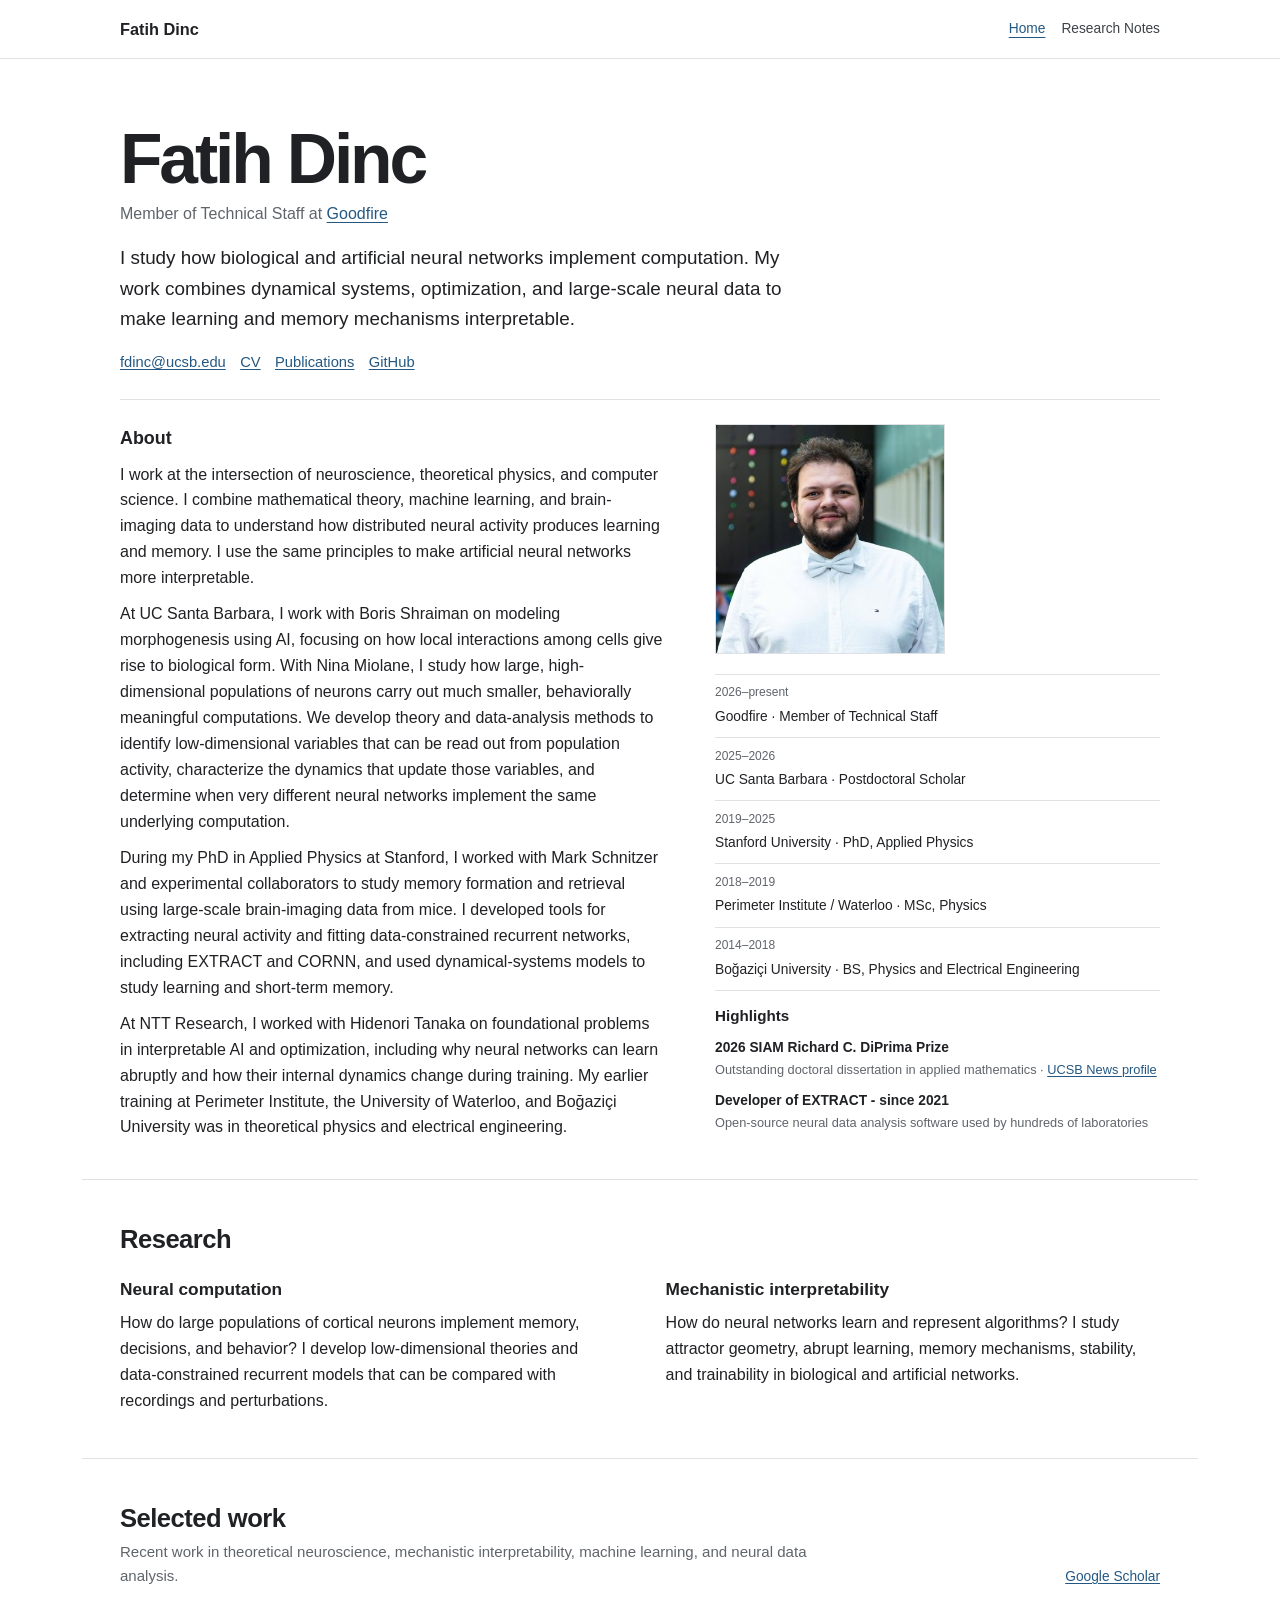
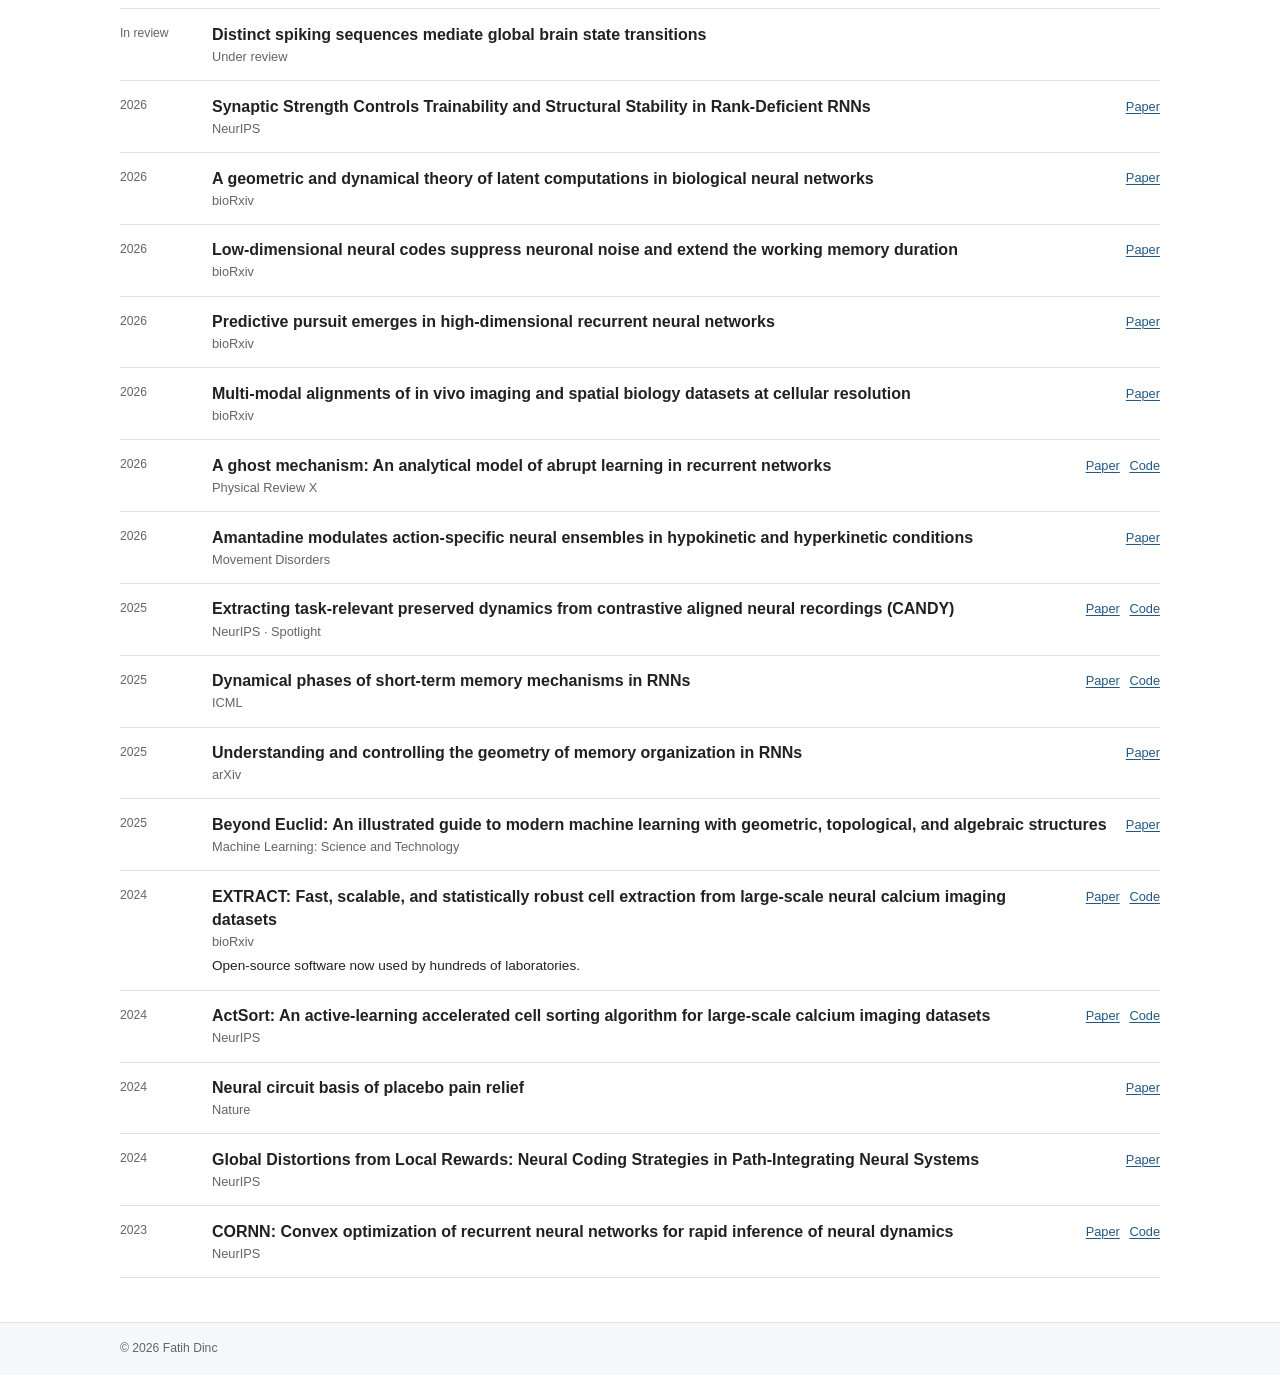
<file: index.html>
<!doctype html>
<html lang="en">
  <head>
    <meta charset="utf-8">
    <meta name="viewport" content="width=device-width, initial-scale=1">
    <meta name="theme-color" content="#ffffff">
    <meta name="description" content="Fatih Dinc is a theoretical neuroscientist studying computation and interpretability in biological and artificial neural networks.">
    <meta name="author" content="Fatih Dinc">
    <link rel="icon" type="image/png" href="assets/favicon.png">
    <link rel="canonical" href="https://fatihdinc.github.io/">
    <meta property="og:type" content="website">
    <meta property="og:title" content="Fatih Dinc | Theoretical neuroscience">
    <meta property="og:description" content="Computation and interpretability in biological and artificial neural networks.">
    <meta property="og:url" content="https://fatihdinc.github.io/">
    <meta property="og:image" content="https://fatihdinc.github.io/assets/og.png">
    <meta property="og:image:width" content="1200">
    <meta property="og:image:height" content="630">
    <meta property="og:image:alt" content="Fatih Dinc, theoretical neuroscience and mechanistic interpretability">
    <meta name="twitter:card" content="summary_large_image">
    <meta name="twitter:title" content="Fatih Dinc | Theoretical neuroscience">
    <meta name="twitter:description" content="Computation and interpretability in biological and artificial neural networks.">
    <meta name="twitter:image" content="https://fatihdinc.github.io/assets/og.png">
    <title>Fatih Dinc | Theoretical neuroscience</title>
    <link rel="stylesheet" href="styles.css?v=8">
    <script type="application/ld+json">
      {
        "@context": "https://schema.org",
        "@type": "Person",
        "name": "Fatih Dinc",
        "jobTitle": "Member of Technical Staff",
        "affiliation": [
          {"@type": "Organization", "name": "Goodfire", "url": "https://www.goodfire.com/"}
        ],
        "url": "https://fatihdinc.github.io/",
        "email": "mailto:fdinc@ucsb.edu",
        "sameAs": [
          "https://scholar.google.com.tr/citations?user=jFHyg0oAAAAJ&hl=en",
          "https://github.com/fatihdinc"
        ]
      }
    </script>
  </head>
  <body>
    <a class="skip-link" href="#main">Skip to main content</a>

    <header class="site-header" data-header>
      <div class="header-inner">
        <a class="site-name" href="index.html">Fatih Dinc</a>
        <button class="menu-toggle" type="button" aria-expanded="false" aria-controls="site-nav" data-menu-toggle>
          <span class="sr-only">Toggle navigation</span>
          <span></span><span></span><span></span>
        </button>
        <nav class="site-nav" id="site-nav" aria-label="Primary" data-menu>
          <a href="index.html" aria-current="page">Home</a>
          <a href="blog/index.html">Research Notes</a>
        </nav>
      </div>
    </header>

    <main id="main">
      <section class="intro page-width" aria-labelledby="intro-title">
        <div class="intro-main">
          <h1 id="intro-title">Fatih Dinc</h1>
          <p class="position">Member of Technical Staff at <a href="https://www.goodfire.com/">Goodfire</a></p>
          <p class="intro-text">I study how biological and artificial neural networks implement computation. My work combines dynamical systems, optimization, and large-scale neural data to make learning and memory mechanisms interpretable.</p>
          <div class="primary-links" id="contact" aria-label="Contact and profile links">
            <a href="mailto:fdinc@ucsb.edu">fdinc@ucsb.edu</a>
            <a href="Fatih_CV_Main.pdf">CV</a>
            <a href="https://scholar.google.com.tr/citations?user=jFHyg0oAAAAJ&hl=en">Publications</a>
            <a href="https://github.com/fatihdinc">GitHub</a>
          </div>
        </div>

        <div class="intro-details" id="about">
          <div class="intro-about">
            <h2>About</h2>
            <p>I work at the intersection of neuroscience, theoretical physics, and computer science. I combine mathematical theory, machine learning, and brain-imaging data to understand how distributed neural activity produces learning and memory. I use the same principles to make artificial neural networks more interpretable.</p>
            <p>At UC Santa Barbara, I work with Boris Shraiman on modeling morphogenesis using AI, focusing on how local interactions among cells give rise to biological form. With Nina Miolane, I study how large, high-dimensional populations of neurons carry out much smaller, behaviorally meaningful computations. We develop theory and data-analysis methods to identify low-dimensional variables that can be read out from population activity, characterize the dynamics that update those variables, and determine when very different neural networks implement the same underlying computation.</p>
            <p>During my PhD in Applied Physics at Stanford, I worked with Mark Schnitzer and experimental collaborators to study memory formation and retrieval using large-scale brain-imaging data from mice. I developed tools for extracting neural activity and fitting data-constrained recurrent networks, including EXTRACT and CORNN, and used dynamical-systems models to study learning and short-term memory.</p>
            <p>At NTT Research, I worked with Hidenori Tanaka on foundational problems in interpretable AI and optimization, including why neural networks can learn abruptly and how their internal dynamics change during training. My earlier training at Perimeter Institute, the University of Waterloo, and Boğaziçi University was in theoretical physics and electrical engineering.</p>
          </div>

          <div class="about-sidebar">
            <div class="intro-aside">
              <img class="portrait" src="assets/images/fatih-dinc.jpg" width="400" height="400" alt="Portrait of Fatih Dinc">
            </div>

            <dl class="education-list" aria-label="Education and appointments">
              <div><dt>2026–present</dt><dd>Goodfire · Member of Technical Staff</dd></div>
              <div><dt>2025–2026</dt><dd>UC Santa Barbara · Postdoctoral Scholar</dd></div>
              <div><dt>2019–2025</dt><dd>Stanford University · PhD, Applied Physics</dd></div>
              <div><dt>2018–2019</dt><dd>Perimeter Institute / Waterloo · MSc, Physics</dd></div>
              <div><dt>2014–2018</dt><dd>Boğaziçi University · BS, Physics and Electrical Engineering</dd></div>
            </dl>

            <section class="highlights" aria-labelledby="highlights-title">
              <h2 id="highlights-title">Highlights</h2>
              <ul>
                <li><strong>2026 SIAM Richard C. DiPrima Prize</strong><span>Outstanding doctoral dissertation in applied mathematics · <a href="https://news.ucsb.edu/2026/022632/new-mathematical-frameworks-reveal-how-stable-thoughts-emerge-chaotic-brain-activity">UCSB News profile</a></span></li>
                <li><strong>Developer of EXTRACT - since 2021</strong><span>Open-source neural data analysis software used by hundreds of laboratories</span></li>
              </ul>
            </section>
          </div>
        </div>
      </section>

      <section class="section page-width" id="research" aria-labelledby="research-title">
        <h2 id="research-title">Research</h2>
        <div class="research-columns">
          <article>
            <h3>Neural computation</h3>
            <p>How do large populations of cortical neurons implement memory, decisions, and behavior? I develop low-dimensional theories and data-constrained recurrent models that can be compared with recordings and perturbations.</p>
          </article>
          <article>
            <h3>Mechanistic interpretability</h3>
            <p>How do neural networks learn and represent algorithms? I study attractor geometry, abrupt learning, memory mechanisms, stability, and trainability in biological and artificial networks.</p>
          </article>
        </div>
      </section>

      <section class="section page-width" id="selected-work" aria-labelledby="selected-title">
        <div class="section-heading-row">
          <div>
            <h2 id="selected-title">Selected work</h2>
            <p>Recent work in theoretical neuroscience, mechanistic interpretability, machine learning, and neural data analysis.</p>
          </div>
          <a href="https://scholar.google.com.tr/citations?user=jFHyg0oAAAAJ&hl=en">Google Scholar</a>
        </div>

        <div class="publication-list">
          <article class="publication-item">
            <p class="publication-year">In review</p>
            <div class="publication-copy">
              <h3>Distinct spiking sequences mediate global brain state transitions</h3>
              <p>Under review</p>
            </div>
          </article>

          <article class="publication-item">
            <p class="publication-year">2026</p>
            <div class="publication-copy">
              <h3>Synaptic Strength Controls Trainability and Structural Stability in Rank-Deficient RNNs</h3>
              <p>NeurIPS</p>
            </div>
            <p class="publication-links"><a href="https://openreview.net/forum?id=bz6Q9nPl9F">Paper</a></p>
          </article>

          <article class="publication-item">
            <p class="publication-year">2026</p>
            <div class="publication-copy">
              <h3>A geometric and dynamical theory of latent computations in biological neural networks</h3>
              <p>bioRxiv</p>
            </div>
            <p class="publication-links"><a href="https://www.biorxiv.org/content/10.64898/2026.07.10.737763">Paper</a></p>
          </article>

          <article class="publication-item">
            <p class="publication-year">2026</p>
            <div class="publication-copy">
              <h3>Low-dimensional neural codes suppress neuronal noise and extend the working memory duration</h3>
              <p>bioRxiv</p>
            </div>
            <p class="publication-links"><a href="https://www.biorxiv.org/content/10.64898/2026.06.08.731010v1.abstract">Paper</a></p>
          </article>

          <article class="publication-item">
            <p class="publication-year">2026</p>
            <div class="publication-copy">
              <h3>Predictive pursuit emerges in high-dimensional recurrent neural networks</h3>
              <p>bioRxiv</p>
            </div>
            <p class="publication-links"><a href="https://www.biorxiv.org/content/10.64898/2026.04.23.720457v1.abstract">Paper</a></p>
          </article>

          <article class="publication-item">
            <p class="publication-year">2026</p>
            <div class="publication-copy">
              <h3>Multi-modal alignments of in vivo imaging and spatial biology datasets at cellular resolution</h3>
              <p>bioRxiv</p>
            </div>
            <p class="publication-links"><a href="https://www.biorxiv.org/content/10.64898/2026.04.28.719500v1.abstract">Paper</a></p>
          </article>

          <article class="publication-item">
            <p class="publication-year">2026</p>
            <div class="publication-copy">
              <h3>A ghost mechanism: An analytical model of abrupt learning in recurrent networks</h3>
              <p>Physical Review X</p>
            </div>
            <p class="publication-links"><a href="https://doi.org/10.1103/mjcl-lb4x">Paper</a><a href="https://doi.org/10.5281/zenodo.13686989">Code</a></p>
          </article>

          <article class="publication-item">
            <p class="publication-year">2026</p>
            <div class="publication-copy">
              <h3>Amantadine modulates action-specific neural ensembles in hypokinetic and hyperkinetic conditions</h3>
              <p>Movement Disorders</p>
            </div>
            <p class="publication-links"><a href="https://doi.org/10.1002/mds.70415">Paper</a></p>
          </article>

          <article class="publication-item">
            <p class="publication-year">2025</p>
            <div class="publication-copy">
              <h3>Extracting task-relevant preserved dynamics from contrastive aligned neural recordings (CANDY)</h3>
              <p>NeurIPS · Spotlight</p>
            </div>
            <p class="publication-links"><a href="https://openreview.net/forum?id=uvTea5Rfek">Paper</a><a href="https://github.com/schnitzer-lab/CANDY-public">Code</a></p>
          </article>

          <article class="publication-item">
            <p class="publication-year">2025</p>
            <div class="publication-copy">
              <h3>Dynamical phases of short-term memory mechanisms in RNNs</h3>
              <p>ICML</p>
            </div>
            <p class="publication-links"><a href="https://openreview.net/forum?id=ybBuwgOPOd">Paper</a><a href="https://github.com/fatihdinc/dynamical-phases-stm">Code</a></p>
          </article>

          <article class="publication-item">
            <p class="publication-year">2025</p>
            <div class="publication-copy">
              <h3>Understanding and controlling the geometry of memory organization in RNNs</h3>
              <p>arXiv</p>
            </div>
            <p class="publication-links"><a href="https://arxiv.org/abs/2502.07256">Paper</a></p>
          </article>

          <article class="publication-item">
            <p class="publication-year">2025</p>
            <div class="publication-copy">
              <h3>Beyond Euclid: An illustrated guide to modern machine learning with geometric, topological, and algebraic structures</h3>
              <p>Machine Learning: Science and Technology</p>
            </div>
            <p class="publication-links"><a href="https://iopscience.iop.org/article/10.1088/2632-2153/adf375">Paper</a></p>
          </article>

          <article class="publication-item">
            <p class="publication-year">2024</p>
            <div class="publication-copy">
              <h3>EXTRACT: Fast, scalable, and statistically robust cell extraction from large-scale neural calcium imaging datasets</h3>
              <p>bioRxiv</p>
              <p class="publication-note">Open-source software now used by hundreds of laboratories.</p>
            </div>
            <p class="publication-links"><a href="https://www.biorxiv.org/content/10.1101/2021.03.24.436279v3.abstract">Paper</a><a href="https://github.com/schnitzer-lab/EXTRACT-public">Code</a></p>
          </article>

          <article class="publication-item">
            <p class="publication-year">2024</p>
            <div class="publication-copy">
              <h3>ActSort: An active-learning accelerated cell sorting algorithm for large-scale calcium imaging datasets</h3>
              <p>NeurIPS</p>
            </div>
            <p class="publication-links"><a href="https://openreview.net/forum?id=4czwwExZKQ">Paper</a><a href="https://github.com/schnitzer-lab/ActSort-public">Code</a></p>
          </article>

          <article class="publication-item">
            <p class="publication-year">2024</p>
            <div class="publication-copy">
              <h3>Neural circuit basis of placebo pain relief</h3>
              <p>Nature</p>
            </div>
            <p class="publication-links"><a href="https://doi.org/10.1038/s41586-024-07816-z">Paper</a></p>
          </article>

          <article class="publication-item">
            <p class="publication-year">2024</p>
            <div class="publication-copy">
              <h3>Global Distortions from Local Rewards: Neural Coding Strategies in Path-Integrating Neural Systems</h3>
              <p>NeurIPS</p>
            </div>
            <p class="publication-links"><a href="https://openreview.net/forum?id=938EYYewtq">Paper</a></p>
          </article>

          <article class="publication-item">
            <p class="publication-year">2023</p>
            <div class="publication-copy">
              <h3>CORNN: Convex optimization of recurrent neural networks for rapid inference of neural dynamics</h3>
              <p>NeurIPS</p>
            </div>
            <p class="publication-links"><a href="https://openreview.net/forum?id=GGIA1p9fDT">Paper</a><a href="https://github.com/schnitzer-lab/CORNN-public">Code</a></p>
          </article>
        </div>
      </section>

    </main>

    <footer class="site-footer">
      <div class="page-width">© 2026 Fatih Dinc</div>
    </footer>

    <script src="script.js" defer></script>
  </body>
</html>
</file>
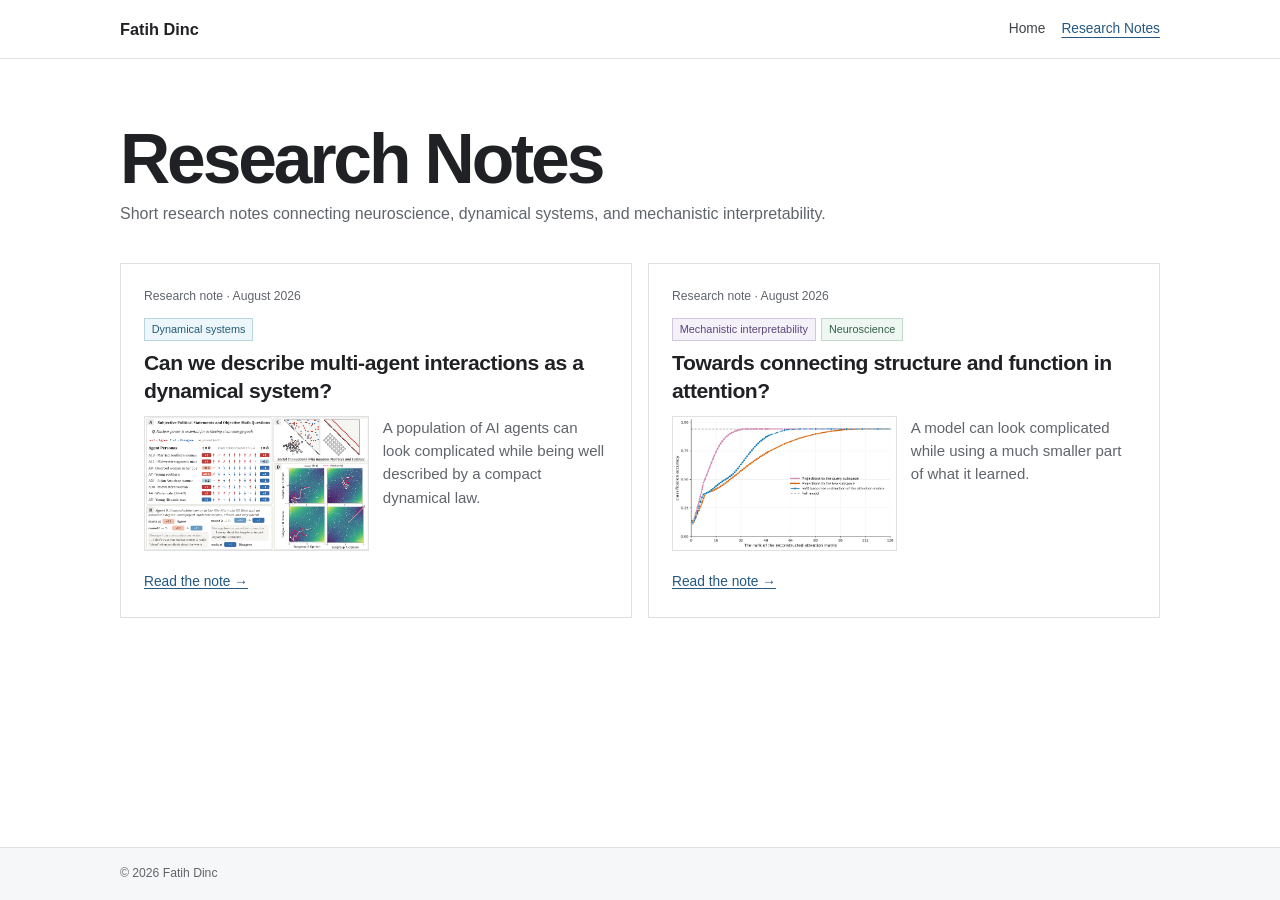
<file: blog/index.html>
<!doctype html>
<html lang="en">
  <head>
    <meta charset="utf-8">
    <meta name="viewport" content="width=device-width, initial-scale=1">
    <meta name="theme-color" content="#ffffff">
    <meta name="description" content="Research notes by Fatih Dinc on neuroscience, dynamical systems, and mechanistic interpretability.">
    <meta name="author" content="Fatih Dinc">
    <link rel="icon" type="image/png" href="../assets/favicon.png">
    <link rel="canonical" href="https://fatihdinc.github.io/blog/">
    <meta property="og:type" content="website">
    <meta property="og:title" content="Research Notes | Fatih Dinc">
    <meta property="og:description" content="Research notes on neuroscience, dynamical systems, and mechanistic interpretability.">
    <meta property="og:url" content="https://fatihdinc.github.io/blog/">
    <meta property="og:image" content="https://fatihdinc.github.io/assets/og.png">
    <meta name="twitter:card" content="summary_large_image">
    <meta name="twitter:title" content="Research Notes | Fatih Dinc">
    <meta name="twitter:description" content="Research notes on neuroscience, dynamical systems, and mechanistic interpretability.">
    <meta name="twitter:image" content="https://fatihdinc.github.io/assets/og.png">
    <title>Research Notes | Fatih Dinc</title>
    <link rel="stylesheet" href="../styles.css?v=13">
  </head>
  <body class="blog-index-page">
    <a class="skip-link" href="#main">Skip to main content</a>

    <header class="site-header" data-header>
      <div class="header-inner">
        <a class="site-name" href="../index.html">Fatih Dinc</a>
        <button class="menu-toggle" type="button" aria-expanded="false" aria-controls="site-nav" data-menu-toggle>
          <span class="sr-only">Toggle navigation</span>
          <span></span><span></span><span></span>
        </button>
        <nav class="site-nav" id="site-nav" aria-label="Primary" data-menu>
          <a href="../index.html">Home</a>
          <a href="index.html" aria-current="page">Research Notes</a>
        </nav>
      </div>
    </header>

    <main id="main">
      <section class="intro page-width" aria-labelledby="research-notes-title">
        <div class="intro-main">
          <h1 id="research-notes-title">Research Notes</h1>
          <p class="position">Short research notes connecting neuroscience, dynamical systems, and mechanistic interpretability.</p>

          <div class="writing-list">
            <article class="writing-item">
              <p class="writing-meta">Research note · August 2026</p>
              <ul class="writing-tags" aria-label="Topics">
                <li class="tag-dynamical">Dynamical systems</li>
              </ul>
              <h3><a href="can-we-describe-multi-agent-interactions-as-a-dynamical-system.html">Can we describe multi-agent interactions as a dynamical system?</a></h3>
              <div class="writing-preview">
                <a class="writing-thumbnail" href="can-we-describe-multi-agent-interactions-as-a-dynamical-system.html">
                  <img src="../assets/blog/physics-of-agents/figure-1.png?v=1" width="1767" height="1050" loading="lazy" decoding="async" alt="Preview of language-model opinion trajectories and communication networks">
                </a>
                <p>A population of AI agents can look complicated while being well described by a compact dynamical law.</p>
              </div>
              <a class="writing-read" href="can-we-describe-multi-agent-interactions-as-a-dynamical-system.html">Read the note <span aria-hidden="true">→</span></a>
            </article>

            <article class="writing-item">
              <p class="writing-meta">Research note · August 2026</p>
              <ul class="writing-tags" aria-label="Topics">
                <li class="tag-interpretability">Mechanistic interpretability</li>
                <li class="tag-neuroscience">Neuroscience</li>
              </ul>
              <h3><a href="connecting-structure-to-function-in-attention.html">Towards connecting structure and function in attention?</a></h3>
              <div class="writing-preview">
                <a class="writing-thumbnail" href="connecting-structure-to-function-in-attention.html">
                  <img src="../assets/blog/attention/functional-rank.png?v=4" width="2573" height="1541" loading="lazy" decoding="async" alt="Preview of accuracy versus attention-matrix rank">
                </a>
                <p>A model can look complicated while using a much smaller part of what it learned.</p>
              </div>
              <a class="writing-read" href="connecting-structure-to-function-in-attention.html">Read the note <span aria-hidden="true">→</span></a>
            </article>
          </div>
        </div>
      </section>
    </main>

    <footer class="site-footer">
      <div class="page-width">© 2026 Fatih Dinc</div>
    </footer>

    <script src="../script.js" defer></script>
  </body>
</html>
</file>
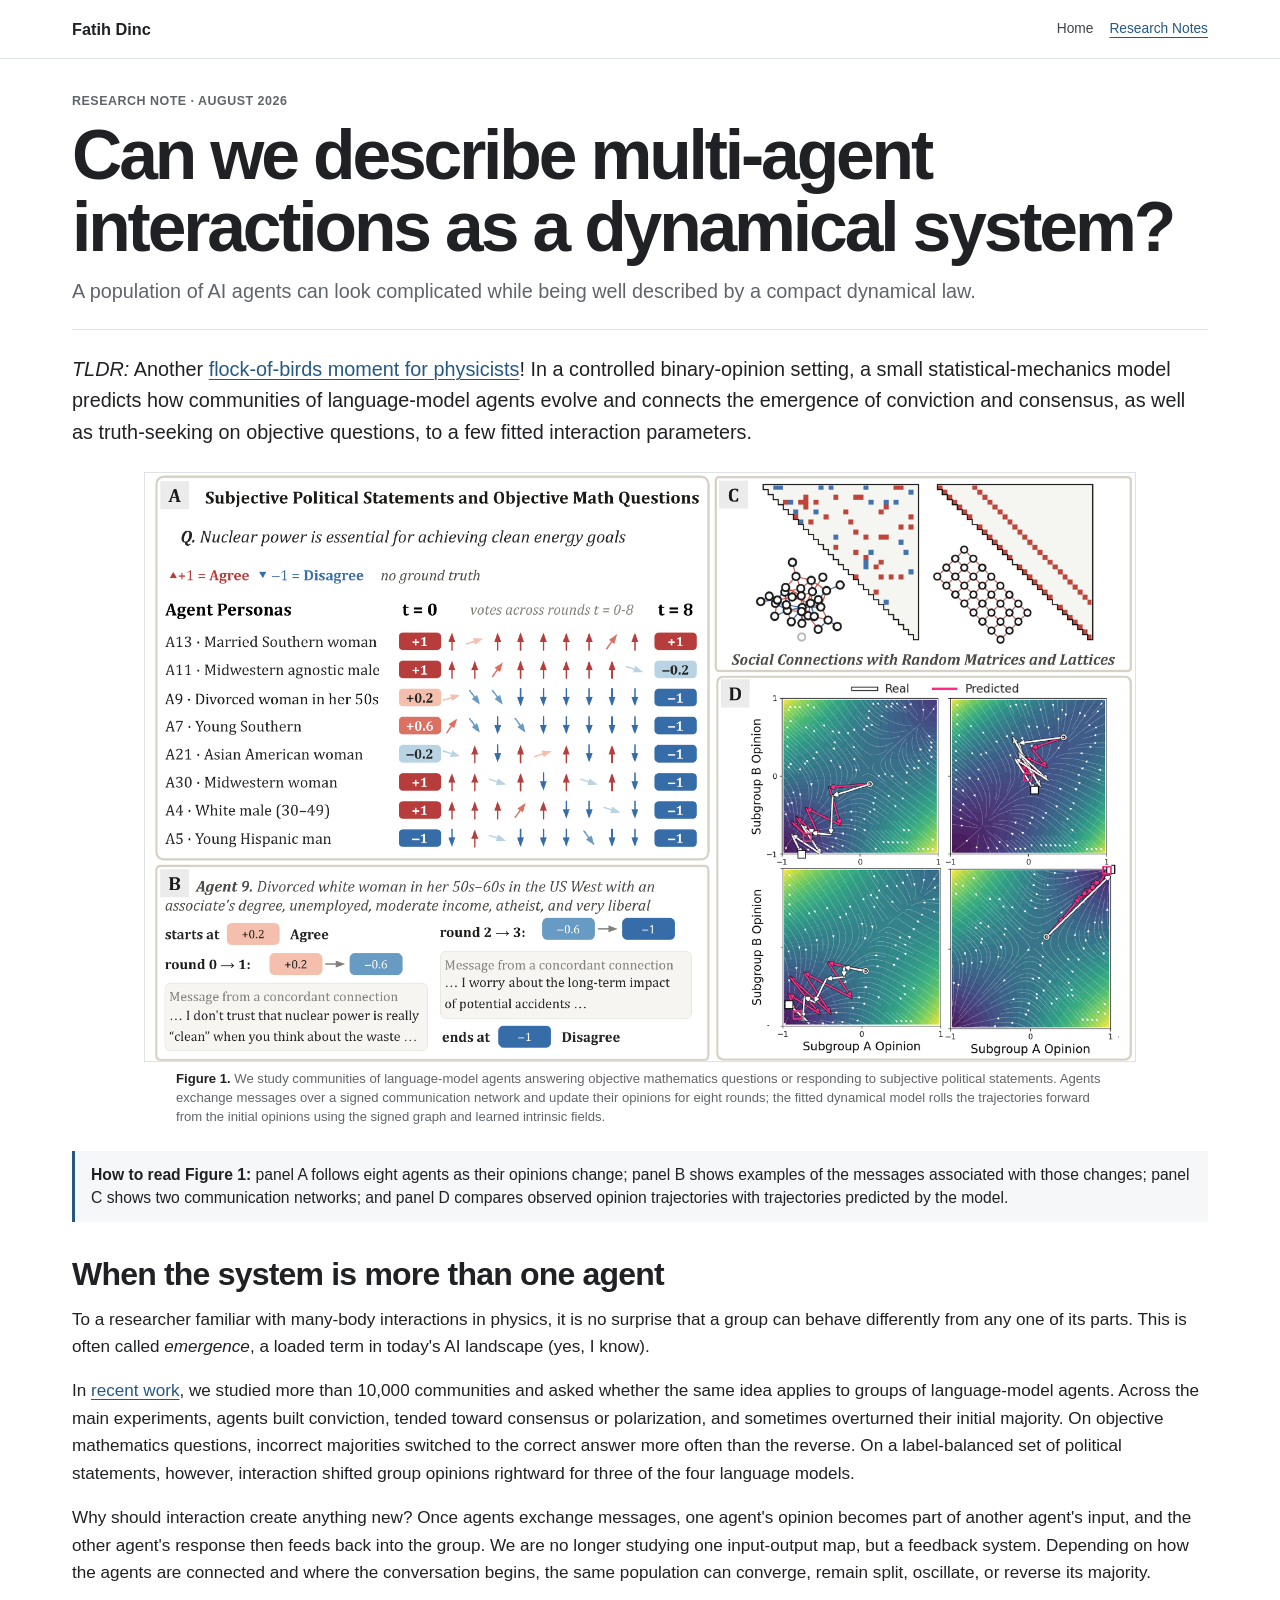
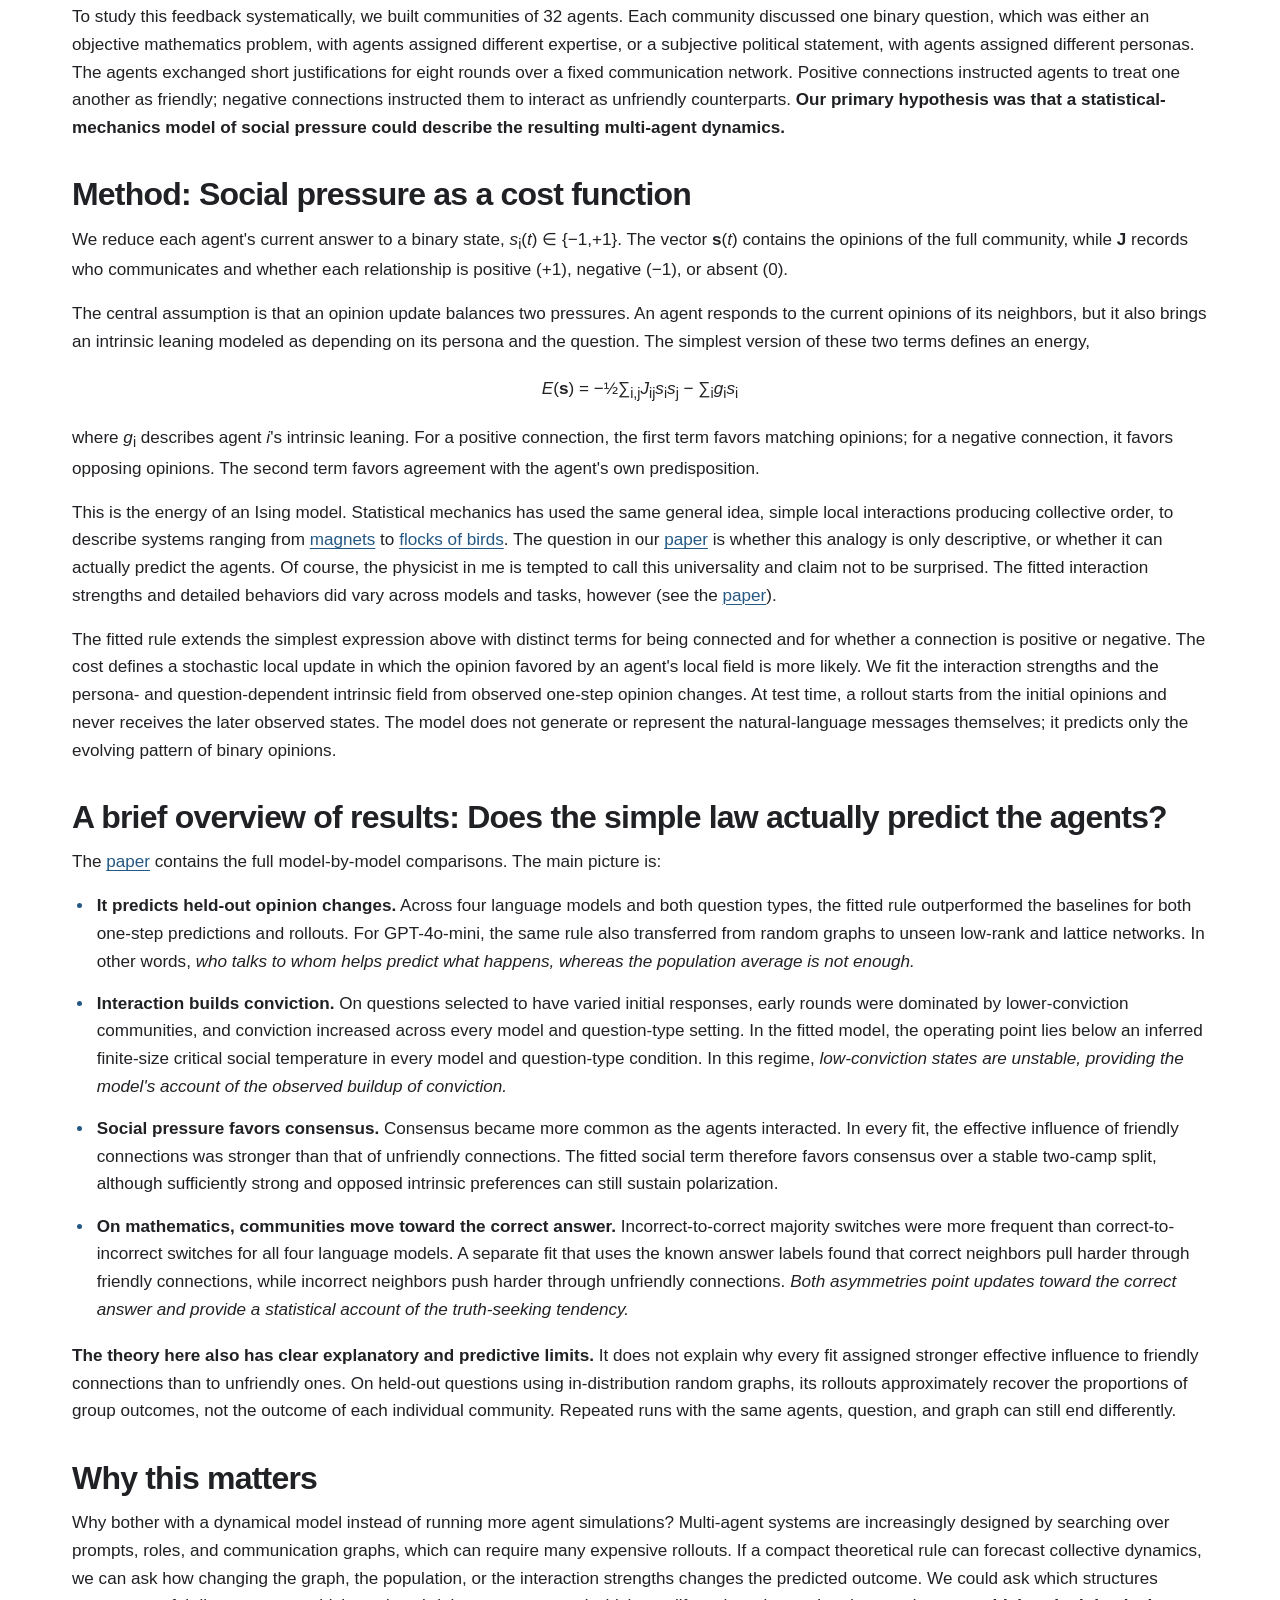
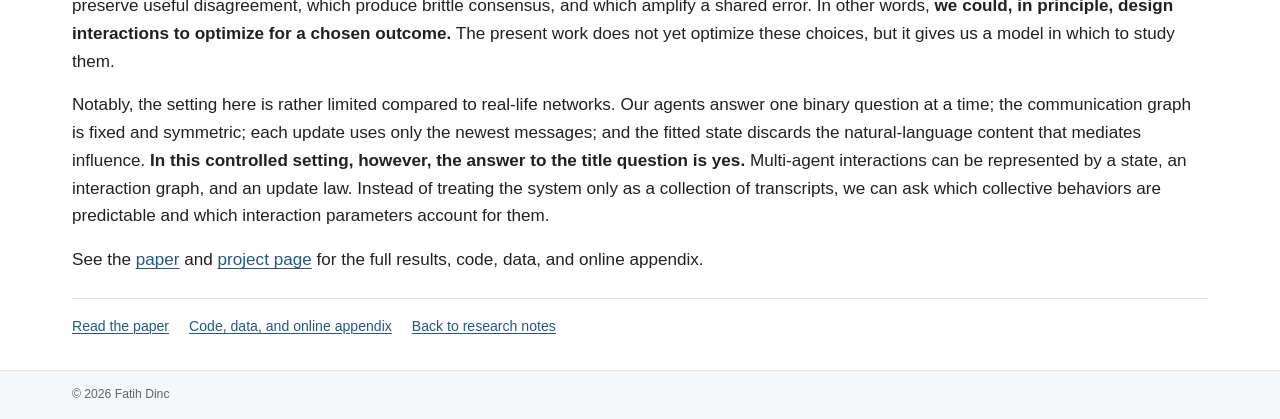
<file: blog/can-we-describe-multi-agent-interactions-as-a-dynamical-system.html>
<!doctype html>
<html lang="en">
  <head>
    <meta charset="utf-8">
    <meta name="viewport" content="width=device-width, initial-scale=1">
    <meta name="theme-color" content="#ffffff">
    <meta name="description" content="In a controlled binary-opinion setting, a compact statistical-mechanics model predicts how communities of language-model agents evolve.">
    <meta name="author" content="Fatih Dinc">
    <link rel="icon" type="image/png" href="../assets/favicon.png">
    <link rel="canonical" href="https://fatihdinc.github.io/blog/can-we-describe-multi-agent-interactions-as-a-dynamical-system.html">
    <meta property="og:type" content="article">
    <meta property="og:title" content="Can we describe multi-agent interactions as a dynamical system?">
    <meta property="og:description" content="A population of AI agents can look complicated while being well described by a compact dynamical law.">
    <meta property="og:url" content="https://fatihdinc.github.io/blog/can-we-describe-multi-agent-interactions-as-a-dynamical-system.html">
    <meta property="og:image" content="https://fatihdinc.github.io/assets/blog/physics-of-agents/figure-1.png">
    <meta name="twitter:card" content="summary_large_image">
    <meta name="twitter:title" content="Can we describe multi-agent interactions as a dynamical system?">
    <meta name="twitter:description" content="A population of AI agents can look complicated while being well described by a compact dynamical law.">
    <meta name="twitter:image" content="https://fatihdinc.github.io/assets/blog/physics-of-agents/figure-1.png">
    <title>Can we describe multi-agent interactions as a dynamical system? | Fatih Dinc</title>
    <link rel="stylesheet" href="../styles.css?v=8">
  </head>
  <body class="article-page">
    <a class="skip-link" href="#main">Skip to main content</a>

    <header class="site-header" data-header>
      <div class="header-inner">
        <a class="site-name" href="../index.html">Fatih Dinc</a>
        <button class="menu-toggle" type="button" aria-expanded="false" aria-controls="site-nav" data-menu-toggle>
          <span class="sr-only">Toggle navigation</span>
          <span></span><span></span><span></span>
        </button>
        <nav class="site-nav" id="site-nav" aria-label="Primary" data-menu>
          <a href="../index.html">Home</a>
          <a href="index.html" aria-current="page">Research Notes</a>
        </nav>
      </div>
    </header>

    <main id="main">
      <article class="article page-width">
        <header class="article-header">
          <p class="article-kicker">Research note · August 2026</p>
          <h1>Can we describe multi-agent interactions as a dynamical system?</h1>
          <p class="article-deck">A population of AI agents can look complicated while being well described by a compact dynamical law.</p>
        </header>

        <div class="article-body">
          <p class="article-lead"><em>TLDR:</em> Another <a href="https://doi.org/10.1073/pnas.1118633109">flock-of-birds moment for physicists</a>! In a controlled binary-opinion setting, a small statistical-mechanics model predicts how communities of language-model agents evolve and connects the emergence of conviction and consensus, as well as truth-seeking on objective questions, to a few fitted interaction parameters.</p>

          <figure class="article-figure article-figure-data">
            <img src="../assets/blog/physics-of-agents/figure-1.png?v=1" width="1767" height="1050" alt="Language-model agents exchange messages over a social network while a fitted dynamical model predicts their collective opinion trajectories">
            <figcaption><strong>Figure 1.</strong> We study communities of language-model agents answering objective mathematics questions or responding to subjective political statements. Agents exchange messages over a signed communication network and update their opinions for eight rounds; the fitted dynamical model rolls the trajectories forward from the initial opinions using the signed graph and learned intrinsic fields.</figcaption>
          </figure>

          <p class="figure-guide"><strong>How to read Figure 1:</strong> panel A follows eight agents as their opinions change; panel B shows examples of the messages associated with those changes; panel C shows two communication networks; and panel D compares observed opinion trajectories with trajectories predicted by the model.</p>

          <h2>When the system is more than one agent</h2>

          <p>To a researcher familiar with many-body interactions in physics, it is no surprise that a group can behave differently from any one of its parts. This is often called <em>emergence</em>, a loaded term in today's AI landscape (yes, I know).</p>

          <p>In <a href="https://arxiv.org/abs/2608.16578">recent work</a>, we studied more than 10,000 communities and asked whether the same idea applies to groups of language-model agents. Across the main experiments, agents built conviction, tended toward consensus or polarization, and sometimes overturned their initial majority. On objective mathematics questions, incorrect majorities switched to the correct answer more often than the reverse. On a label-balanced set of political statements, however, interaction shifted group opinions rightward for three of the four language models.</p>

          <p>Why should interaction create anything new? Once agents exchange messages, one agent's opinion becomes part of another agent's input, and the other agent's response then feeds back into the group. We are no longer studying one input-output map, but a feedback system. Depending on how the agents are connected and where the conversation begins, the same population can converge, remain split, oscillate, or reverse its majority.</p>

          <p>To study this feedback systematically, we built communities of 32 agents. Each community discussed one binary question, which was either an objective mathematics problem, with agents assigned different expertise, or a subjective political statement, with agents assigned different personas. The agents exchanged short justifications for eight rounds over a fixed communication network. Positive connections instructed agents to treat one another as friendly; negative connections instructed them to interact as unfriendly counterparts. <strong>Our primary hypothesis was that a statistical-mechanics model of social pressure could describe the resulting multi-agent dynamics.</strong></p>

          <h2>Method: Social pressure as a cost function</h2>

          <p>We reduce each agent's current answer to a binary state, <em>s</em><sub>i</sub>(<em>t</em>) ∈ {−1,+1}. The vector <strong>s</strong>(<em>t</em>) contains the opinions of the full community, while <strong>J</strong> records who communicates and whether each relationship is positive (+1), negative (−1), or absent (0).</p>

          <p>The central assumption is that an opinion update balances two pressures. An agent responds to the current opinions of its neighbors, but it also brings an intrinsic leaning modeled as depending on its persona and the question. The simplest version of these two terms defines an energy,</p>

          <p class="article-equation"><em>E</em>(<strong>s</strong>) = −½∑<sub>i,j</sub><em>J</em><sub>ij</sub><em>s</em><sub>i</sub><em>s</em><sub>j</sub> − ∑<sub>i</sub><em>g</em><sub>i</sub><em>s</em><sub>i</sub></p>

          <p>where <em>g</em><sub>i</sub> describes agent <em>i</em>'s intrinsic leaning. For a positive connection, the first term favors matching opinions; for a negative connection, it favors opposing opinions. The second term favors agreement with the agent's own predisposition.</p>

          <p>This is the energy of an Ising model. Statistical mechanics has used the same general idea, simple local interactions producing collective order, to describe systems ranging from <a href="https://en.wikipedia.org/wiki/Ising_model">magnets</a> to <a href="https://doi.org/10.1073/pnas.1118633109">flocks of birds</a>. The question in our <a href="https://arxiv.org/abs/2608.16578">paper</a> is whether this analogy is only descriptive, or whether it can actually predict the agents. Of course, the physicist in me is tempted to call this universality and claim not to be surprised. The fitted interaction strengths and detailed behaviors did vary across models and tasks, however (see the <a href="https://arxiv.org/abs/2608.16578">paper</a>).</p>

          <p>The fitted rule extends the simplest expression above with distinct terms for being connected and for whether a connection is positive or negative. The cost defines a stochastic local update in which the opinion favored by an agent's local field is more likely. We fit the interaction strengths and the persona- and question-dependent intrinsic field from observed one-step opinion changes. At test time, a rollout starts from the initial opinions and never receives the later observed states. The model does not generate or represent the natural-language messages themselves; it predicts only the evolving pattern of binary opinions.</p>

          <h2>A brief overview of results: Does the simple law actually predict the agents?</h2>

          <p>The <a href="https://arxiv.org/abs/2608.16578">paper</a> contains the full model-by-model comparisons. The main picture is:</p>

          <ul class="article-results">
            <li><strong>It predicts held-out opinion changes.</strong> Across four language models and both question types, the fitted rule outperformed the baselines for both one-step predictions and rollouts. For GPT-4o-mini, the same rule also transferred from random graphs to unseen low-rank and lattice networks. In other words, <em>who talks to whom helps predict what happens, whereas the population average is not enough.</em></li>
            <li><strong>Interaction builds conviction.</strong> On questions selected to have varied initial responses, early rounds were dominated by lower-conviction communities, and conviction increased across every model and question-type setting. In the fitted model, the operating point lies below an inferred finite-size critical social temperature in every model and question-type condition. In this regime, <em>low-conviction states are unstable, providing the model's account of the observed buildup of conviction.</em></li>
            <li><strong>Social pressure favors consensus.</strong> Consensus became more common as the agents interacted. In every fit, the effective influence of friendly connections was stronger than that of unfriendly connections. The fitted social term therefore favors consensus over a stable two-camp split, although sufficiently strong and opposed intrinsic preferences can still sustain polarization.</li>
            <li><strong>On mathematics, communities move toward the correct answer.</strong> Incorrect-to-correct majority switches were more frequent than correct-to-incorrect switches for all four language models. A separate fit that uses the known answer labels found that correct neighbors pull harder through friendly connections, while incorrect neighbors push harder through unfriendly connections. <em>Both asymmetries point updates toward the correct answer and provide a statistical account of the truth-seeking tendency.</em></li>
          </ul>

          <p><strong>The theory here also has clear explanatory and predictive limits.</strong> It does not explain why every fit assigned stronger effective influence to friendly connections than to unfriendly ones. On held-out questions using in-distribution random graphs, its rollouts approximately recover the proportions of group outcomes, not the outcome of each individual community. Repeated runs with the same agents, question, and graph can still end differently.</p>

          <h2>Why this matters</h2>

          <p>Why bother with a dynamical model instead of running more agent simulations? Multi-agent systems are increasingly designed by searching over prompts, roles, and communication graphs, which can require many expensive rollouts. If a compact theoretical rule can forecast collective dynamics, we can ask how changing the graph, the population, or the interaction strengths changes the predicted outcome. We could ask which structures preserve useful disagreement, which produce brittle consensus, and which amplify a shared error. In other words, <strong>we could, in principle, design interactions to optimize for a chosen outcome.</strong> The present work does not yet optimize these choices, but it gives us a model in which to study them.</p>

          <p>Notably, the setting here is rather limited compared to real-life networks. Our agents answer one binary question at a time; the communication graph is fixed and symmetric; each update uses only the newest messages; and the fitted state discards the natural-language content that mediates influence. <strong>In this controlled setting, however, the answer to the title question is yes.</strong> Multi-agent interactions can be represented by a state, an interaction graph, and an update law. Instead of treating the system only as a collection of transcripts, we can ask which collective behaviors are predictable and which interaction parameters account for them.</p>

          <p>See the <a href="https://arxiv.org/abs/2608.16578">paper</a> and <a href="https://batu-el.github.io/physics-of-agents">project page</a> for the full results, code, data, and online appendix.</p>

          <div class="article-footer-links">
            <a href="https://arxiv.org/abs/2608.16578">Read the paper</a>
            <a href="https://batu-el.github.io/physics-of-agents">Code, data, and online appendix</a>
            <a href="index.html">Back to research notes</a>
          </div>
        </div>
      </article>
    </main>

    <footer class="site-footer">
      <div class="page-width">© 2026 Fatih Dinc</div>
    </footer>

    <script src="../script.js" defer></script>
  </body>
</html>
</file>
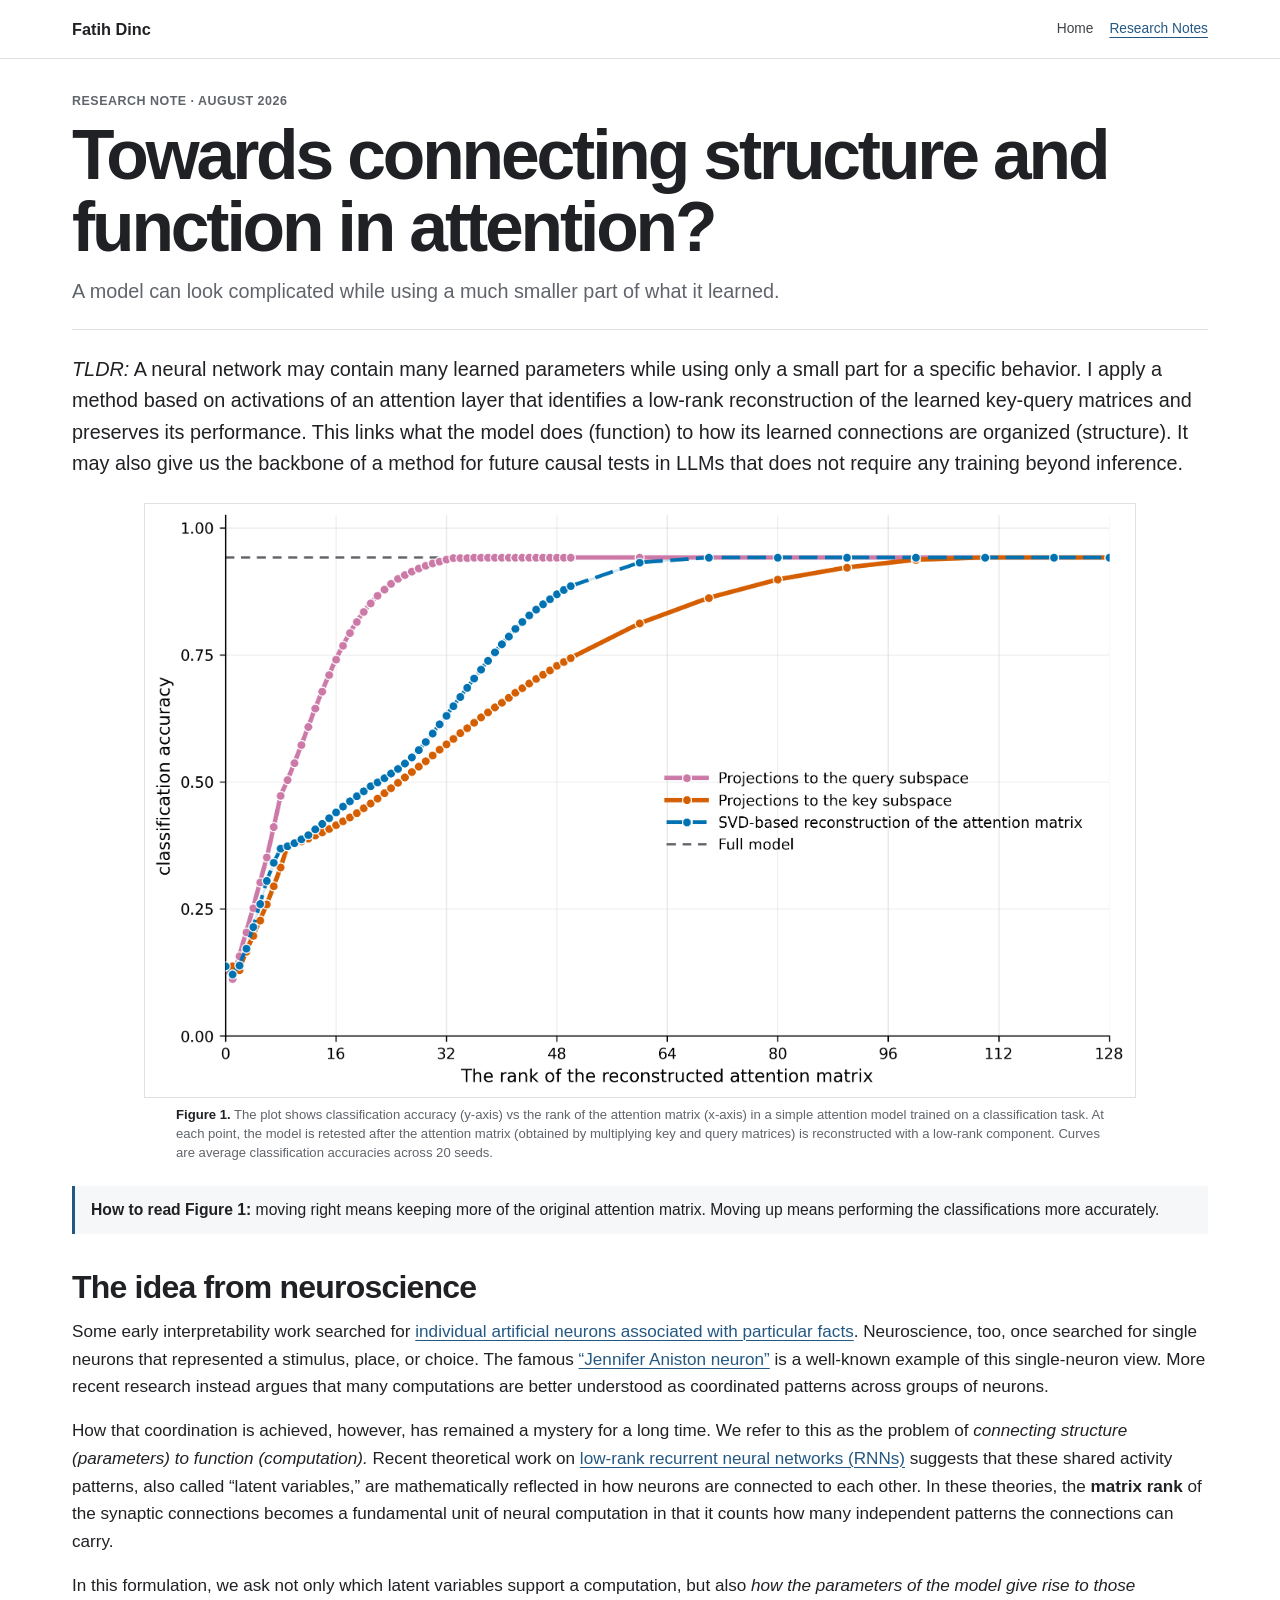
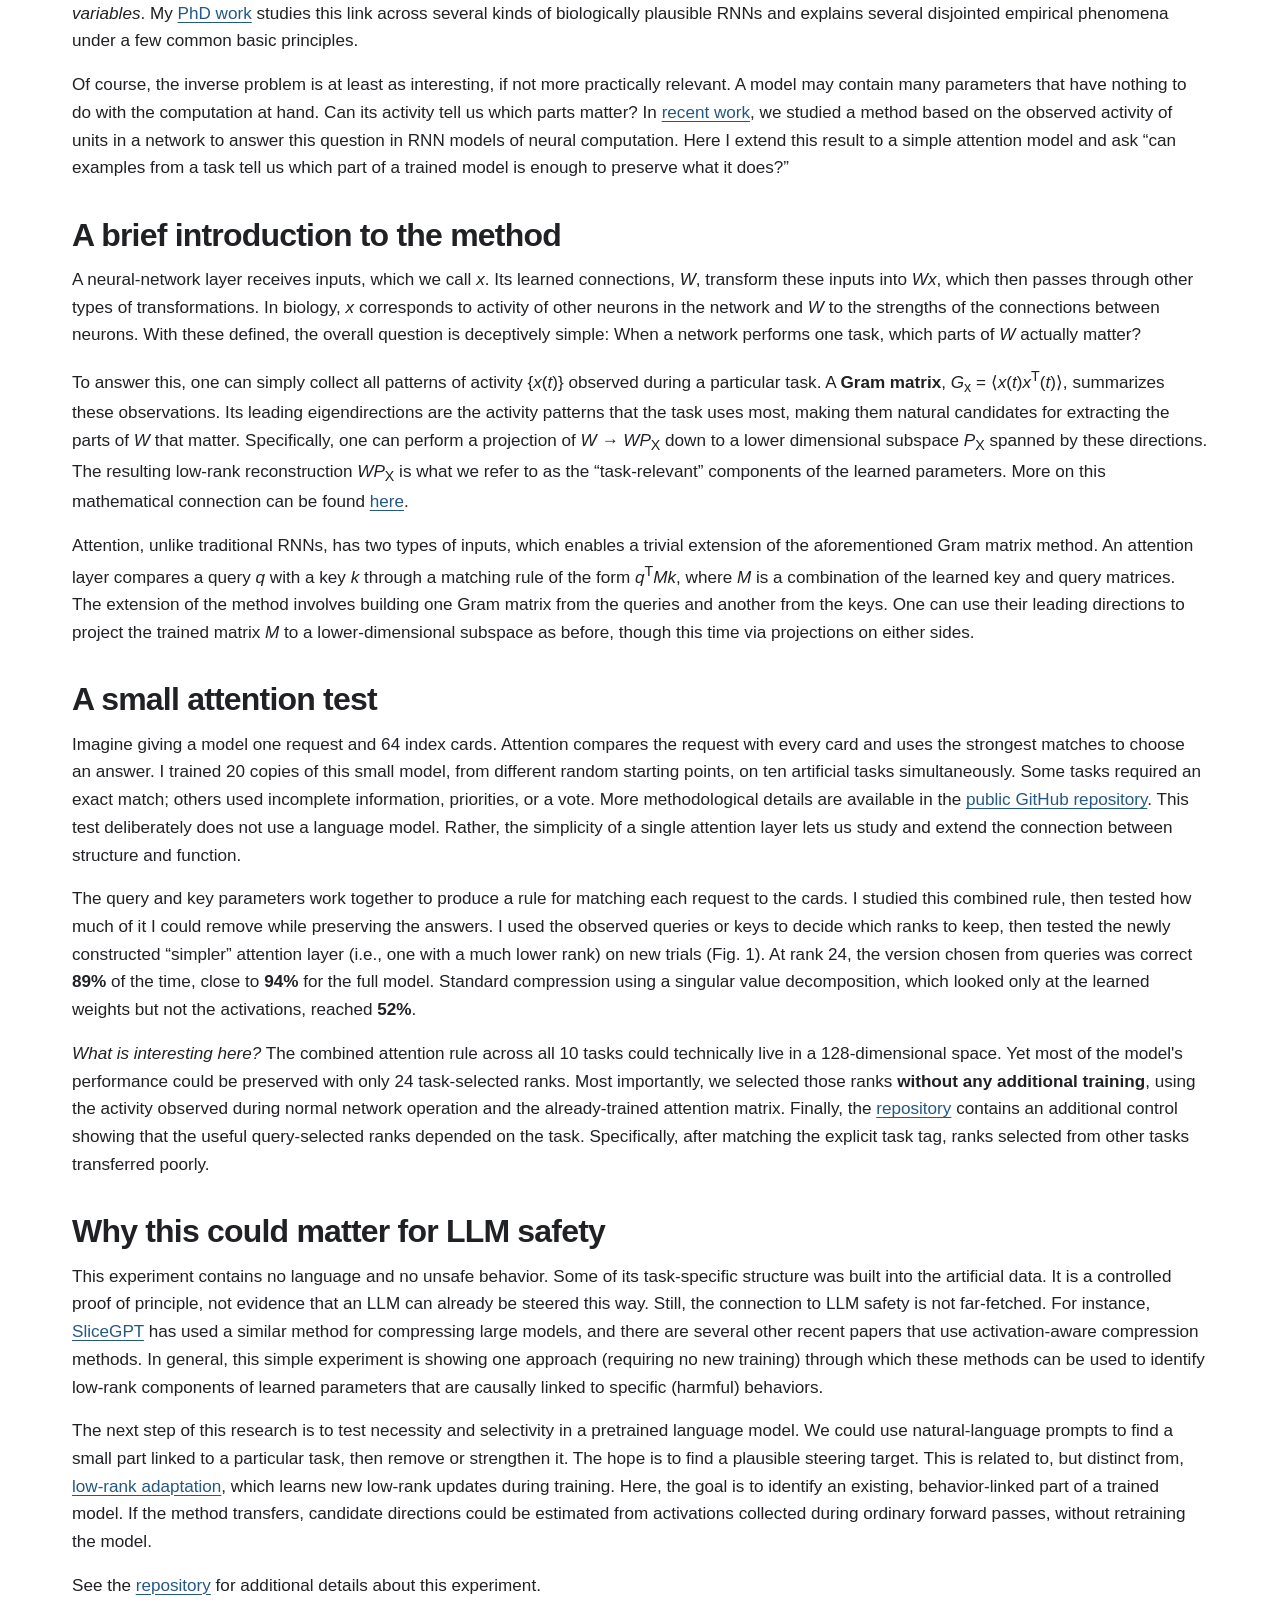
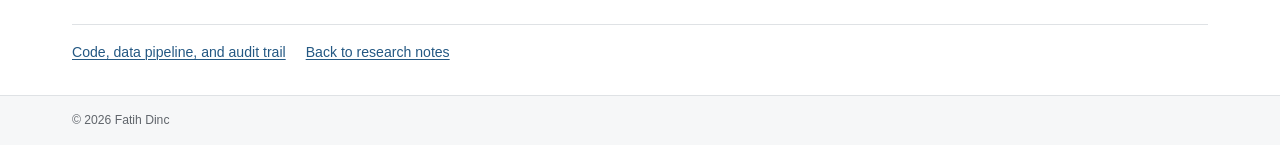
<file: blog/connecting-structure-to-function-in-attention.html>
<!doctype html>
<html lang="en">
  <head>
    <meta charset="utf-8">
    <meta name="viewport" content="width=device-width, initial-scale=1">
    <meta name="theme-color" content="#ffffff">
    <meta name="description" content="A simple attention model preserves almost all of its performance using a lower-rank attention rule, linking function to structure and motivating causal tests in LLMs.">
    <meta name="author" content="Fatih Dinc">
    <link rel="icon" type="image/png" href="../assets/favicon.png">
    <link rel="canonical" href="https://fatihdinc.github.io/blog/connecting-structure-to-function-in-attention.html">
    <meta property="og:type" content="article">
    <meta property="og:title" content="Towards connecting structure and function in attention?">
    <meta property="og:description" content="A model can look complicated while using a much smaller part of what it learned.">
    <meta property="og:url" content="https://fatihdinc.github.io/blog/connecting-structure-to-function-in-attention.html">
    <meta property="og:image" content="https://fatihdinc.github.io/assets/og.png">
    <meta name="twitter:card" content="summary_large_image">
    <meta name="twitter:title" content="Towards connecting structure and function in attention?">
    <meta name="twitter:description" content="A model can look complicated while using a much smaller part of what it learned.">
    <meta name="twitter:image" content="https://fatihdinc.github.io/assets/og.png">
    <title>Towards connecting structure and function in attention? | Fatih Dinc</title>
    <link rel="stylesheet" href="../styles.css?v=6">
  </head>
  <body class="article-page">
    <a class="skip-link" href="#main">Skip to main content</a>

    <header class="site-header" data-header>
      <div class="header-inner">
        <a class="site-name" href="../index.html">Fatih Dinc</a>
        <button class="menu-toggle" type="button" aria-expanded="false" aria-controls="site-nav" data-menu-toggle>
          <span class="sr-only">Toggle navigation</span>
          <span></span><span></span><span></span>
        </button>
        <nav class="site-nav" id="site-nav" aria-label="Primary" data-menu>
          <a href="../index.html">Home</a>
          <a href="index.html" aria-current="page">Research Notes</a>
        </nav>
      </div>
    </header>

    <main id="main">
      <article class="article page-width">
        <header class="article-header">
          <p class="article-kicker">Research note · August 2026</p>
          <h1>Towards connecting structure and function in attention?</h1>
          <p class="article-deck">A model can look complicated while using a much smaller part of what it learned.</p>
        </header>

        <div class="article-body">
          <p class="article-lead"><em>TLDR:</em> A neural network may contain many learned parameters while using only a small part for a specific behavior. I apply a method based on activations of an attention layer that identifies a low-rank reconstruction of the learned key-query matrices and preserves its performance. This links what the model does (function) to how its learned connections are organized (structure). It may also give us the backbone of a method for future causal tests in LLMs that does not require any training beyond inference.</p>

          <figure class="article-figure article-figure-data">
            <img src="../assets/blog/attention/functional-rank.png?v=4" width="2573" height="1541" alt="Accuracy after projecting the attention rule onto the query or key subspace, or reconstructing it with SVD">
            <figcaption><strong>Figure 1.</strong> The plot shows classification accuracy (y-axis) vs the rank of the attention matrix (x-axis) in a simple attention model trained on a classification task. At each point, the model is retested after the attention matrix (obtained by multiplying key and query matrices) is reconstructed with a low-rank component. Curves are average classification accuracies across 20 seeds.</figcaption>
          </figure>

          <p class="figure-guide"><strong>How to read Figure 1:</strong> moving right means keeping more of the original attention matrix. Moving up means performing the classifications more accurately.</p>

          <h2>The idea from neuroscience</h2>

          <p>Some early interpretability work searched for <a href="https://aclanthology.org/2022.acl-long.581/">individual artificial neurons associated with particular facts</a>. Neuroscience, too, once searched for single neurons that represented a stimulus, place, or choice. The famous <a href="https://en.wikipedia.org/wiki/Concept_cell">“Jennifer Aniston neuron”</a> is a well-known example of this single-neuron view. More recent research instead argues that many computations are better understood as coordinated patterns across groups of neurons.</p>

          <p>How that coordination is achieved, however, has remained a mystery for a long time. We refer to this as the problem of <em>connecting structure (parameters) to function (computation).</em> Recent theoretical work on <a href="https://doi.org/10.1016/j.neuron.2018.07.003">low-rank recurrent neural networks (RNNs)</a> suggests that these shared activity patterns, also called “latent variables,” are mathematically reflected in how neurons are connected to each other. In these theories, the <strong>matrix rank</strong> of the synaptic connections becomes a fundamental unit of neural computation in that it counts how many independent patterns the connections can carry.</p>

          <p>In this formulation, we ask not only which latent variables support a computation, but also <em>how the parameters of the model give rise to those variables</em>. My <a href="https://www.biorxiv.org/content/10.64898/2026.07.10.737763v1">PhD work</a> studies this link across several kinds of biologically plausible RNNs and explains several disjointed empirical phenomena under a few common basic principles.</p>

          <p>Of course, the inverse problem is at least as interesting, if not more practically relevant. A model may contain many parameters that have nothing to do with the computation at hand. Can its activity tell us which parts matter? In <a href="https://openreview.net/forum?id=Ucw3Hl28Wo">recent work</a>, we studied a method based on the observed activity of units in a network to answer this question in RNN models of neural computation. Here I extend this result to a simple attention model and ask “can examples from a task tell us which part of a trained model is enough to preserve what it does?”</p>

          <h2>A brief introduction to the method</h2>

          <p>A neural-network layer receives inputs, which we call <em>x</em>. Its learned connections, <em>W</em>, transform these inputs into <em>Wx</em>, which then passes through other types of transformations. In biology, <em>x</em> corresponds to activity of other neurons in the network and <em>W</em> to the strengths of the connections between neurons. With these defined, the overall question is deceptively simple: When a network performs one task, which parts of <em>W</em> actually matter?</p>

          <p>To answer this, one can simply collect all patterns of activity {<em>x</em>(<em>t</em>)} observed during a particular task. A <strong>Gram matrix</strong>, <em>G</em><sub>x</sub> = ⟨<em>x</em>(<em>t</em>)<em>x</em><sup>T</sup>(<em>t</em>)⟩, summarizes these observations. Its leading eigendirections are the activity patterns that the task uses most, making them natural candidates for extracting the parts of <em>W</em> that matter. Specifically, one can perform a projection of <em>W</em> → <em>WP</em><sub>X</sub> down to a lower dimensional subspace <em>P</em><sub>X</sub> spanned by these directions. The resulting low-rank reconstruction <em>WP</em><sub>X</sub> is what we refer to as the “task-relevant” components of the learned parameters. More on this mathematical connection can be found <a href="https://openreview.net/forum?id=Ucw3Hl28Wo">here</a>.</p>

          <p>Attention, unlike traditional RNNs, has two types of inputs, which enables a trivial extension of the aforementioned Gram matrix method. An attention layer compares a query <em>q</em> with a key <em>k</em> through a matching rule of the form <em>q</em><sup>T</sup><em>Mk</em>, where <em>M</em> is a combination of the learned key and query matrices. The extension of the method involves building one Gram matrix from the queries and another from the keys. One can use their leading directions to project the trained matrix <em>M</em> to a lower-dimensional subspace as before, though this time via projections on either sides.</p>

          <h2>A small attention test</h2>

          <p>Imagine giving a model one request and 64 index cards. Attention compares the request with every card and uses the strongest matches to choose an answer. I trained 20 copies of this small model, from different random starting points, on ten artificial tasks simultaneously. Some tasks required an exact match; others used incomplete information, priorities, or a vote. More methodological details are available in the <a href="https://github.com/fatihdinc/attention-identifiability">public GitHub repository</a>. This test deliberately does not use a language model. Rather, the simplicity of a single attention layer lets us study and extend the connection between structure and function.</p>

          <p>The query and key parameters work together to produce a rule for matching each request to the cards. I studied this combined rule, then tested how much of it I could remove while preserving the answers. I used the observed queries or keys to decide which ranks to keep, then tested the newly constructed “simpler” attention layer (i.e., one with a much lower rank) on new trials (Fig. 1). At rank 24, the version chosen from queries was correct <strong>89%</strong> of the time, close to <strong>94%</strong> for the full model. Standard compression using a singular value decomposition, which looked only at the learned weights but not the activations, reached <strong>52%</strong>.</p>

          <p><em>What is interesting here?</em> The combined attention rule across all 10 tasks could technically live in a 128-dimensional space. Yet most of the model's performance could be preserved with only 24 task-selected ranks. Most importantly, we selected those ranks <strong>without any additional training</strong>, using the activity observed during normal network operation and the already-trained attention matrix. Finally, the <a href="https://github.com/fatihdinc/attention-identifiability">repository</a> contains an additional control showing that the useful query-selected ranks depended on the task. Specifically, after matching the explicit task tag, ranks selected from other tasks transferred poorly.</p>

          <h2>Why this could matter for LLM safety</h2>

          <p>This experiment contains no language and no unsafe behavior. Some of its task-specific structure was built into the artificial data. It is a controlled proof of principle, not evidence that an LLM can already be steered this way. Still, the connection to LLM safety is not far-fetched. For instance, <a href="https://arxiv.org/abs/2401.15024v2">SliceGPT</a> has used a similar method for compressing large models, and there are several other recent papers that use activation-aware compression methods. In general, this simple experiment is showing one approach (requiring no new training) through which these methods can be used to identify low-rank components of learned parameters that are causally linked to specific (harmful) behaviors.</p>

          <p>The next step of this research is to test necessity and selectivity in a pretrained language model. We could use natural-language prompts to find a small part linked to a particular task, then remove or strengthen it. The hope is to find a plausible steering target. This is related to, but distinct from, <a href="https://arxiv.org/abs/2106.09685">low-rank adaptation</a>, which learns new low-rank updates during training. Here, the goal is to identify an existing, behavior-linked part of a trained model. If the method transfers, candidate directions could be estimated from activations collected during ordinary forward passes, without retraining the model.</p>

          <p>See the <a href="https://github.com/fatihdinc/attention-identifiability">repository</a> for additional details about this experiment.</p>

          <div class="article-footer-links">
            <a href="https://github.com/fatihdinc/attention-identifiability">Code, data pipeline, and audit trail</a>
            <a href="index.html">Back to research notes</a>
          </div>
        </div>
      </article>
    </main>

    <footer class="site-footer">
      <div class="page-width">© 2026 Fatih Dinc</div>
    </footer>

    <script src="../script.js" defer></script>
  </body>
</html>
</file>
<file: styles.css>
:root {
  --background: #ffffff;
  --text: #202124;
  --muted: #60656b;
  --link: #245883;
  --link-hover: #173c5c;
  --border: #dfe2e5;
  --soft: #f6f7f8;
  --max-width: 1040px;
  --page-padding: clamp(1.25rem, 4vw, 2.4rem);
  --sans: -apple-system, BlinkMacSystemFont, "Segoe UI", Helvetica, Arial, sans-serif;
}

* {
  box-sizing: border-box;
}

html {
  scroll-behavior: smooth;
  scroll-padding-top: 5rem;
}

body {
  margin: 0;
  color: var(--text);
  background: var(--background);
  font-family: var(--sans);
  font-size: 16px;
  line-height: 1.62;
  -webkit-font-smoothing: antialiased;
}

.blog-index-page {
  min-height: 100vh;
  display: flex;
  flex-direction: column;
}

.blog-index-page main {
  flex: 1;
}

a {
  color: var(--link);
  text-decoration-thickness: 1px;
  text-underline-offset: 0.16em;
}

a:hover {
  color: var(--link-hover);
}

img {
  display: block;
  max-width: 100%;
}

button {
  font: inherit;
}

:focus-visible {
  outline: 2px solid var(--link);
  outline-offset: 3px;
}

.page-width {
  width: min(100%, calc(var(--max-width) + 2 * var(--page-padding)));
  padding-inline: var(--page-padding);
  margin-inline: auto;
}

.skip-link {
  position: fixed;
  top: 0.75rem;
  left: 0.75rem;
  z-index: 1000;
  padding: 0.55rem 0.75rem;
  color: white;
  background: var(--text);
  transform: translateY(-160%);
}

.skip-link:focus {
  transform: translateY(0);
}

.sr-only {
  position: absolute;
  width: 1px;
  height: 1px;
  padding: 0;
  margin: -1px;
  overflow: hidden;
  clip: rect(0, 0, 0, 0);
  white-space: nowrap;
  border: 0;
}

.site-header {
  position: sticky;
  top: 0;
  z-index: 50;
  background: rgba(255, 255, 255, 0.97);
  border-bottom: 1px solid var(--border);
}

.header-inner {
  display: flex;
  width: min(100%, calc(var(--max-width) + 2 * var(--page-padding)));
  min-height: 3.6rem;
  padding-inline: var(--page-padding);
  margin-inline: auto;
  align-items: center;
  justify-content: space-between;
  gap: 1.25rem;
}

.article-page .header-inner,
.article-page .site-footer .page-width {
  width: min(100%, calc(71rem + 2 * var(--page-padding)));
}

.site-name {
  color: var(--text);
  font-size: 1.02rem;
  font-weight: 650;
  text-decoration: none;
}

.site-nav {
  display: flex;
  align-items: center;
  gap: clamp(0.6rem, 1.3vw, 1rem);
  font-size: 0.86rem;
}

.site-nav a {
  color: #3e4348;
  text-decoration: none;
}

.site-nav a:hover,
.site-nav a[aria-current="page"] {
  color: var(--link);
  text-decoration: underline;
  text-underline-offset: 0.24rem;
}

.menu-toggle {
  display: none;
  width: 2.5rem;
  height: 2.5rem;
  padding: 0.55rem;
  background: white;
  border: 1px solid var(--border);
  cursor: pointer;
}

.menu-toggle span:not(.sr-only) {
  display: block;
  height: 1px;
  margin: 0.28rem 0;
  background: var(--text);
}

.intro {
  display: grid;
  grid-template-columns: 1fr;
  row-gap: 1.5rem;
  padding-block: clamp(3rem, 5vw, 4rem) clamp(2rem, 3vw, 2.5rem);
  align-items: start;
}

.intro-main {
  max-width: 48rem;
}

.intro h1 {
  margin: 0 0 0.35rem;
  font-size: clamp(2.75rem, 6vw, 4.35rem);
  font-weight: 650;
  letter-spacing: -0.045em;
  line-height: 1.05;
}

.position {
  max-width: 46rem;
  margin: 0 0 1rem;
  color: var(--muted);
  font-size: 1rem;
}

.intro-text {
  max-width: 44rem;
  margin: 0;
  font-size: clamp(1.05rem, 1.8vw, 1.18rem);
  line-height: 1.62;
}

.primary-links {
  display: flex;
  flex-wrap: wrap;
  gap: 0.35rem 0.9rem;
  margin-top: 1rem;
  font-size: 0.92rem;
}

.portrait {
  width: 230px;
  height: 230px;
  object-fit: cover;
  object-position: center;
  border: 1px solid var(--border);
}

.intro-details {
  display: grid;
  grid-column: 1 / -1;
  grid-template-columns: minmax(0, 1.1fr) minmax(18rem, 0.9fr);
  gap: 1.5rem clamp(2rem, 4vw, 3.5rem);
  padding-top: 1.5rem;
  border-top: 1px solid var(--border);
}

.intro-about h2 {
  margin: 0 0 0.55rem;
  font-size: 1.12rem;
  font-weight: 650;
}

.intro-about p {
  margin: 0 0 0.65rem;
}

.intro-about p:last-child {
  margin-bottom: 0;
}

.about-sidebar {
  display: flex;
  min-width: 0;
  flex-direction: column;
  gap: 0;
}

.highlights {
  margin-top: 0.8rem;
}

.highlights h2 {
  margin: 0 0 0.55rem;
  font-size: 0.95rem;
  font-weight: 650;
}

.highlights ul {
  padding: 0;
  margin: 0;
  list-style: none;
}

.highlights li + li {
  margin-top: 0.65rem;
}

.highlights strong,
.highlights span {
  display: block;
}

.highlights strong {
  font-size: 0.86rem;
  font-weight: 650;
}

.highlights span {
  margin-top: 0.12rem;
  color: var(--muted);
  font-size: 0.8rem;
  line-height: 1.45;
}

.section {
  padding-block: clamp(2rem, 3.5vw, 2.75rem);
  border-top: 1px solid var(--border);
}

.section > h2,
.section-heading-row h2 {
  margin: 0;
  font-size: 1.6rem;
  font-weight: 650;
  letter-spacing: -0.02em;
  line-height: 1.25;
}

.research-columns {
  display: grid;
  grid-template-columns: 1fr 1fr;
  gap: clamp(1.5rem, 4vw, 3.5rem);
  margin-top: 1.25rem;
}

.research-columns h3 {
  margin: 0 0 0.4rem;
  font-size: 1.08rem;
  font-weight: 650;
}

.research-columns p {
  margin: 0;
}

.section-heading-row {
  display: flex;
  align-items: end;
  justify-content: space-between;
  gap: 1.25rem;
  margin-bottom: 1.25rem;
}

.section-heading-row > div > p {
  max-width: 43rem;
  margin: 0.3rem 0 0;
  color: var(--muted);
  font-size: 0.94rem;
}

.section-heading-row > a {
  flex: 0 0 auto;
  font-size: 0.86rem;
}

.publication-list {
  border-top: 1px solid var(--border);
}

.publication-item {
  display: grid;
  grid-template-columns: 4.75rem minmax(0, 1fr) auto;
  gap: 0.75rem 1rem;
  padding-block: 0.85rem;
  align-items: start;
  border-bottom: 1px solid var(--border);
}

.publication-year {
  margin: 0.15rem 0 0;
  color: var(--muted);
  font-size: 0.76rem;
  line-height: 1.35;
}

.publication-copy h3 {
  margin: 0;
  font-size: 1rem;
  font-weight: 650;
  line-height: 1.45;
}

.publication-copy > p {
  margin: 0.12rem 0 0;
  color: var(--muted);
  font-size: 0.8rem;
  line-height: 1.45;
}

.publication-copy .publication-note {
  max-width: 42rem;
  margin-top: 0.3rem;
  color: var(--text);
  font-size: 0.85rem;
}

.publication-links {
  display: flex;
  gap: 0.6rem;
  margin: 0.12rem 0 0;
  font-size: 0.8rem;
  white-space: nowrap;
}

.writing-list {
  border-top: 1px solid var(--border);
}

.writing-item {
  padding-block: 1rem 0;
}

.writing-item + .writing-item {
  padding-top: 1rem;
  margin-top: 1rem;
  border-top: 1px solid var(--border);
}

.writing-meta,
.writing-item > p {
  margin: 0;
}

.writing-meta {
  color: var(--muted);
  font-size: 0.76rem;
}

.writing-item h3 {
  max-width: 46rem;
  margin: 0.25rem 0;
  font-size: clamp(1.25rem, 2.3vw, 1.6rem);
  font-weight: 650;
  letter-spacing: -0.02em;
  line-height: 1.3;
}

.writing-item h3 a {
  color: var(--text);
  text-decoration: none;
}

.writing-item h3 a:hover {
  color: var(--link);
  text-decoration: underline;
}

.writing-item > p:not(.writing-meta) {
  max-width: 45rem;
  color: var(--muted);
}

.writing-read {
  display: inline-block;
  margin-top: 0.5rem;
  font-size: 0.86rem;
}

.blog-index-page .intro-main {
  max-width: none;
}

.blog-index-page .writing-list {
  display: grid;
  grid-template-columns: repeat(auto-fit, minmax(min(100%, 18rem), 1fr));
  gap: 1rem;
  margin-top: 2.25rem;
  border-top: 0;
}

.blog-index-page .writing-item,
.blog-index-page .writing-item + .writing-item {
  display: flex;
  min-width: 0;
  min-height: 17.5rem;
  padding: clamp(1.2rem, 1.8vw, 1.5rem);
  margin-top: 0;
  flex-direction: column;
  border: 1px solid var(--border);
}

.blog-index-page .writing-item h3 {
  margin-block: 0.55rem 0.7rem;
  font-size: clamp(1.15rem, 1.65vw, 1.4rem);
}

.writing-tags {
  display: flex;
  padding: 0;
  margin: 0.7rem 0 0;
  flex-wrap: wrap;
  gap: 0.35rem;
  list-style: none;
}

.writing-tags li {
  padding: 0.22rem 0.42rem;
  color: var(--muted);
  border: 1px solid var(--border);
  font-size: 0.68rem;
  line-height: 1.25;
}

.writing-tags .tag-dynamical {
  color: #245c78;
  background: #edf6fa;
  border-color: #b8d5e2;
}

.writing-tags .tag-interpretability {
  color: #5c477d;
  background: #f5f1f8;
  border-color: #d3c7df;
}

.writing-tags .tag-neuroscience {
  color: #356248;
  background: #eef7f1;
  border-color: #bfd8c7;
}

.writing-preview {
  display: grid;
  grid-template-columns: repeat(auto-fit, minmax(min(100%, 10rem), 1fr));
  gap: 0.85rem;
  align-items: start;
}

.writing-thumbnail {
  display: block;
  border: 1px solid var(--border);
}

.writing-thumbnail img {
  width: 100%;
  height: auto;
  aspect-ratio: 5 / 3;
  object-fit: cover;
}

.writing-preview p {
  margin: 0;
  color: var(--muted);
  font-size: 0.94rem;
  line-height: 1.55;
}

.blog-index-page .writing-read {
  align-self: flex-start;
  padding-top: 1.25rem;
  margin-top: auto;
}

.article {
  padding-block: clamp(1.75rem, 2.5vw, 2.25rem);
}

.article.page-width {
  width: min(100%, calc(76rem + 2 * var(--page-padding)));
}

.article-header {
  max-width: 71rem;
  padding-bottom: clamp(1rem, 1.75vw, 1.5rem);
  margin-inline: auto;
  border-bottom: 1px solid var(--border);
}

.article-kicker {
  margin: 0 0 0.5rem;
  color: var(--muted);
  font-size: 0.78rem;
  font-weight: 600;
  letter-spacing: 0.04em;
  text-transform: uppercase;
}

.article-header h1 {
  margin: 0;
  font-size: clamp(2.45rem, 6vw, 4.35rem);
  font-weight: 650;
  letter-spacing: -0.045em;
  line-height: 1.04;
}

.article-deck {
  max-width: 100%;
  margin: 0.85rem 0 0;
  color: var(--muted);
  font-size: clamp(1.08rem, 2vw, 1.24rem);
  line-height: 1.48;
}

.article-body {
  max-width: 71rem;
  margin: clamp(1.15rem, 2vw, 1.5rem) auto 0;
}

.article-body > h2 {
  margin: clamp(1.75rem, 3vw, 2.1rem) 0 0.75rem;
  font-size: clamp(1.55rem, 3vw, 2rem);
  font-weight: 650;
  letter-spacing: -0.025em;
  line-height: 1.2;
}

.article-body > p {
  margin: 0 0 1rem;
  font-size: 1.07rem;
  line-height: 1.62;
}

.article-body > .article-lead {
  font-size: clamp(1.12rem, 2vw, 1.24rem);
  line-height: 1.58;
}

.article-body > .figure-guide {
  padding: 0.75rem 1rem;
  margin: 0.75rem 0 1.25rem;
  color: var(--text);
  background: var(--soft);
  border-left: 3px solid var(--link);
  font-size: 0.98rem;
  line-height: 1.5;
}

.article-body > .article-equation {
  padding-block: 0.2rem;
  overflow-x: auto;
  text-align: center;
  white-space: nowrap;
}

.article-results {
  padding-left: 1.35rem;
  margin: 0 0 1.15rem;
}

.article-results li {
  padding-left: 0.2rem;
  margin-bottom: 0.9rem;
  font-size: 1.07rem;
  line-height: 1.62;
}

.article-results li:last-child {
  margin-bottom: 0;
}

.article-results li::marker {
  color: var(--link);
}

.article-body code {
  padding: 0.08em 0.26em;
  background: var(--soft);
  border: 1px solid var(--border);
  border-radius: 0.18rem;
  font-family: ui-monospace, SFMono-Regular, Menlo, Consolas, monospace;
  font-size: 0.88em;
}

.article-figure {
  margin-block: clamp(1.15rem, 2vw, 1.5rem);
  margin-inline: auto;
}

.article-figure img {
  width: 100%;
  height: auto;
  background: white;
  border: 1px solid var(--border);
}

.article-figure-concept {
  max-width: 36rem;
}

.article-figure-data {
  width: min(62rem, calc(100vw - 2 * var(--page-padding)));
  max-width: none;
  margin-left: 50%;
  transform: translateX(-50%);
}

.article-figure figcaption {
  max-width: 58rem;
  margin: 0.45rem auto 0;
  color: var(--muted);
  font-size: 0.82rem;
  line-height: 1.45;
}

.article-figure figcaption strong {
  color: var(--text);
  font-weight: 650;
}

.article-footer-links {
  display: flex;
  flex-wrap: wrap;
  gap: 0.5rem 1.25rem;
  padding-top: 1rem;
  margin-top: 1.5rem;
  border-top: 1px solid var(--border);
  font-size: 0.88rem;
}

.education-list {
  margin: 1.25rem 0 0;
}

.education-list div {
  padding: 0.55rem 0;
  border-top: 1px solid var(--border);
}

.education-list div:last-child {
  border-bottom: 1px solid var(--border);
}

.education-list dt {
  color: var(--muted);
  font-size: 0.75rem;
}

.education-list dd {
  margin: 0.18rem 0 0;
  font-size: 0.86rem;
}

.site-footer {
  padding-block: 1rem;
  color: var(--muted);
  background: var(--soft);
  border-top: 1px solid var(--border);
  font-size: 0.76rem;
}

.article-page .site-footer {
  padding-block: 0.9rem;
}

@media (max-width: 850px) {
  .menu-toggle {
    display: block;
  }

  .site-nav {
    position: absolute;
    top: 100%;
    right: 0;
    left: 0;
    display: none;
    padding: 0.9rem var(--page-padding) 1.15rem;
    align-items: stretch;
    flex-direction: column;
    gap: 0;
    background: white;
    border-bottom: 1px solid var(--border);
  }

  .site-nav.is-open {
    display: flex;
  }

  .site-nav a {
    padding: 0.42rem 0;
  }

}

@media (max-width: 680px) {
  body {
    font-size: 15px;
  }

  .intro {
    gap: 1.4rem;
    padding-block: 2.5rem 2.25rem;
  }

  .position {
    margin-bottom: 0.8rem;
  }

  .primary-links {
    margin-top: 0.85rem;
  }

  .intro-details {
    grid-column: auto;
    grid-template-columns: 1fr;
    gap: 1.4rem;
    padding-top: 1.25rem;
  }

  .intro-aside {
    max-width: 230px;
  }

  .portrait {
    width: 190px;
    height: 190px;
  }

  .section {
    padding-block: 2rem;
  }

  .research-columns {
    grid-template-columns: 1fr;
  }

  .research-columns {
    gap: 1.25rem;
  }

  .blog-index-page .writing-list {
    grid-template-columns: 1fr;
    gap: 1rem;
    margin-top: 1.75rem;
  }

  .publication-item {
    grid-template-columns: 4rem minmax(0, 1fr);
    gap: 0.4rem 0.75rem;
    padding-block: 0.8rem;
  }

  .publication-links {
    grid-column: 2;
    justify-self: start;
    margin-top: 0.15rem;
  }

  .section-heading-row {
    align-items: flex-start;
    flex-direction: column;
    gap: 0.4rem;
  }

  .article {
    padding-block: 1.75rem 2.25rem;
  }

  .article-header h1 {
    font-size: clamp(2.35rem, 12vw, 3.25rem);
  }

  .article-body > p {
    font-size: 1rem;
    line-height: 1.62;
  }

  .article-results li {
    font-size: 1rem;
  }

  .article-body {
    margin-top: 1.25rem;
  }

  .article-body > h2 {
    margin-top: 1.9rem;
  }

  .article-figure {
    margin-block: 1.35rem;
  }

  .article-body > .figure-guide {
    margin-top: 0.6rem;
  }

  .article-figure-data {
    width: calc(100vw - 1.5rem);
  }

}

@media (prefers-reduced-motion: reduce) {
  html {
    scroll-behavior: auto;
  }
}

@media print {
  .site-header,
  .site-footer {
    display: none;
  }

  .page-width {
    width: 100%;
    max-width: none;
    padding-inline: 0;
  }
}
</file>
